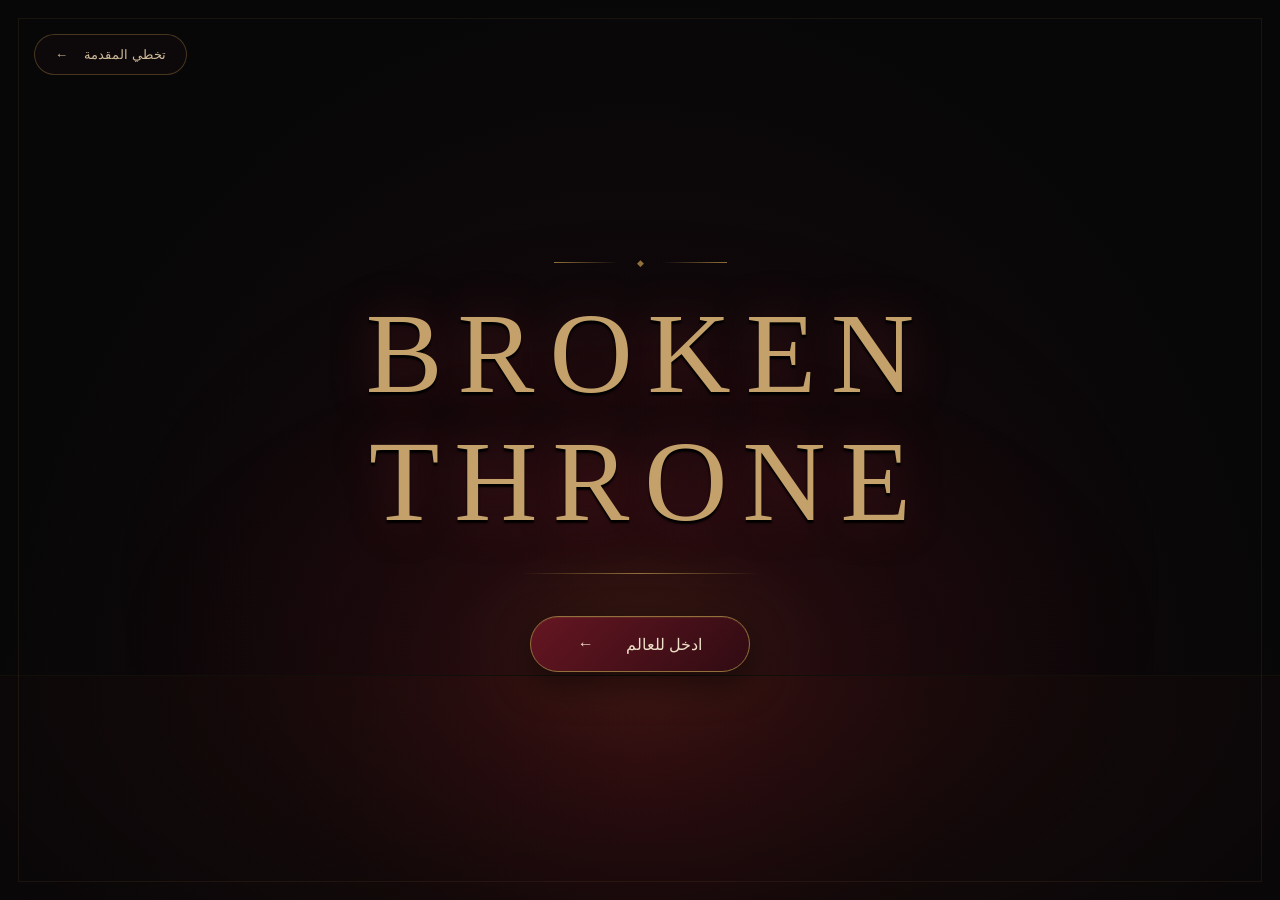
<file: index.html>
<!DOCTYPE html>
<html lang="ar" dir="rtl">
<head>
  <meta charset="UTF-8">
  <meta name="viewport" content="width=device-width, initial-scale=1">
  <meta name="theme-color" content="#080708">
  <title>Broken Throne</title>
  <link rel="stylesheet" href="style.css">
  <script src="intro.js" defer></script>
</head>

<body class="intro-page">
  <a class="skip-intro" href="home/index.html">
    تخطي المقدمة
    <span aria-hidden="true">←</span>
  </a>

  <div class="intro-scene" aria-hidden="true">
    <div class="sky-glow"></div>
    <div class="meteor-flight">
      <div class="meteor"></div>
    </div>

    <div class="impact-glow"></div>
    <div class="impact-ring"></div>
    <div class="sparks" id="sparks"></div>
    <div class="ground"></div>
  </div>

  <main class="intro-content">
    <div class="title-decoration" aria-hidden="true">
      <span></span>
      <i>◆</i>
      <span></span>
    </div>

    <h1 class="intro-title" lang="en" dir="ltr">
      <span>BROKEN</span>
      <span>THRONE</span>
    </h1>

    <div class="title-underline" aria-hidden="true"></div>

    <a class="enter-world" href="home/index.html">
      ادخل للعالم
      <span aria-hidden="true">←</span>
    </a>
  </main>
</body>
</html>
</file>
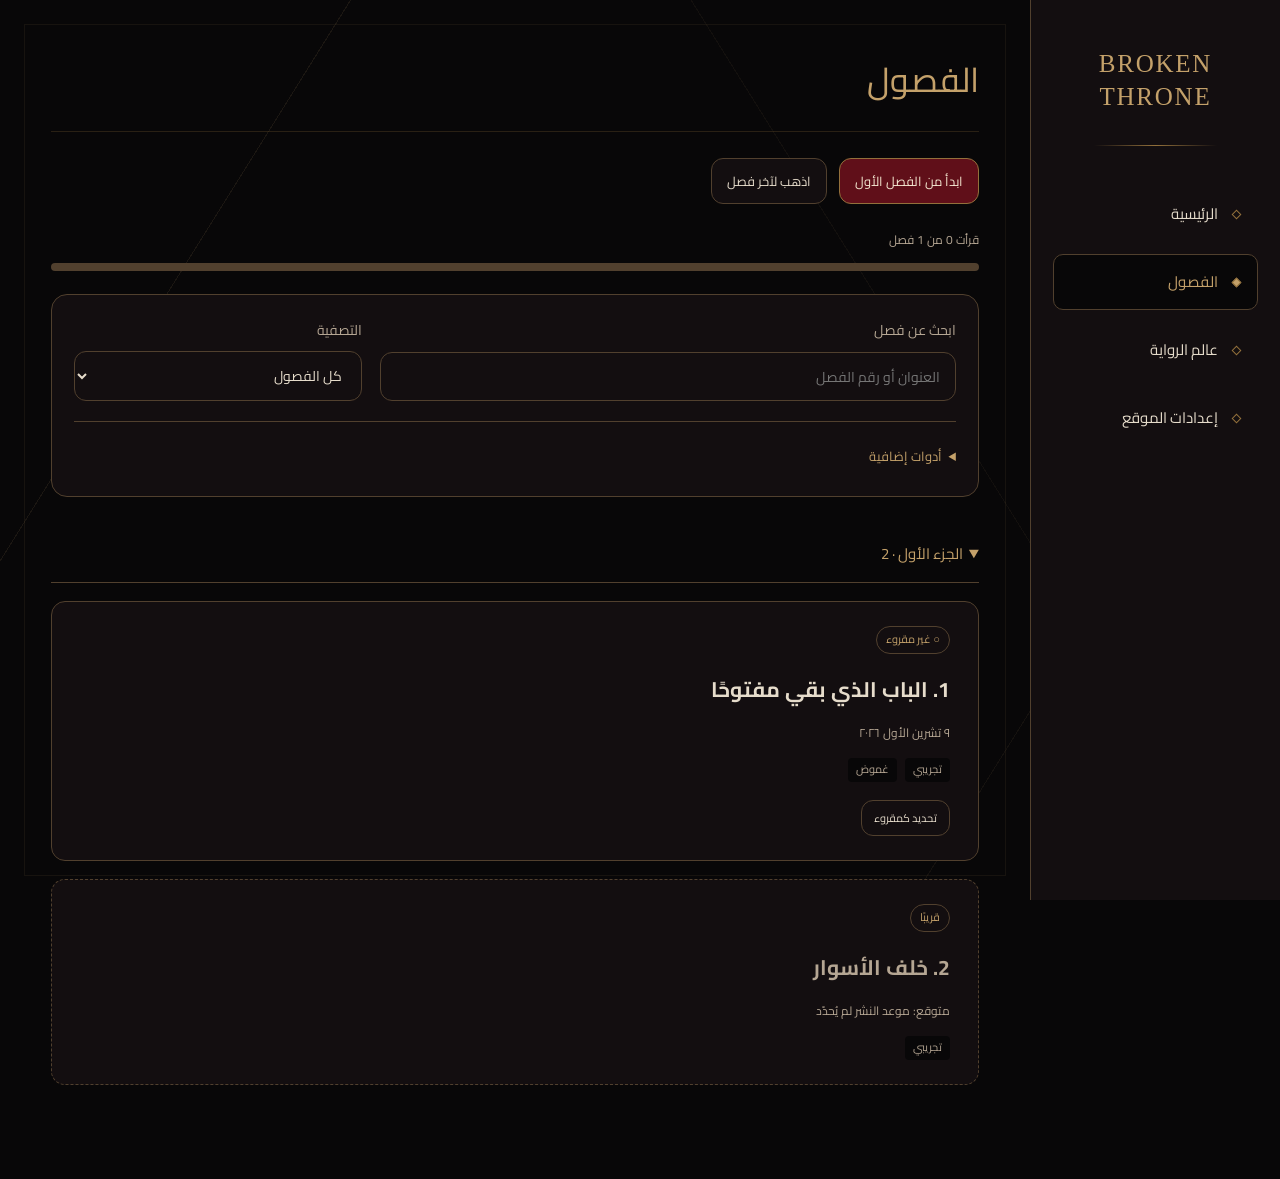
<file: chapters/index.html>
<!DOCTYPE html>
<html lang="ar" dir="rtl">
<head>
  <meta charset="UTF-8">
  <meta name="viewport" content="width=device-width, initial-scale=1">

  <title>الفصول | Broken Throne</title>

  <link rel="stylesheet" href="../style.css">
  <link rel="stylesheet" href="../reading.css">

  <script src="../reading-core.js" defer></script>
  <script src="chapters-data.js" defer></script>
  <script src="chapters.js" defer></script>
</head>

<body class="site-page">
  <aside class="sidebar">
    <a class="site-logo" href="../home/index.html" lang="en" dir="ltr">
      <span>BROKEN</span>
      <span>THRONE</span>
    </a>

    <div class="sidebar-divider" aria-hidden="true"></div>

    <nav class="site-nav" aria-label="أقسام الموقع">
      <a href="../home/index.html">الرئيسية</a>
      <a href="index.html" aria-current="page">الفصول</a>
      <a href="../world/index.html">عالم الرواية</a>
      <a href="../settings/index.html">إعدادات الموقع</a>
    </nav>
  </aside>

  <main class="page-content chapter-page">
    <header class="page-header">
      <h1>الفصول</h1>
    </header>

    <div class="bt-actions">
      <a id="first-chapter" class="bt-button bt-primary" hidden>
        ابدأ من الفصل الأول
      </a>

      <a id="last-chapter" class="bt-button" hidden>
        اذهب لآخر فصل
      </a>

      <a id="continue-chapter" class="bt-button" hidden>
        تابع من حيث توقفت
      </a>
    </div>

    <section class="catalog-progress" aria-label="تقدّم القراءة">
      <p id="progress-count" aria-live="polite"></p>
      <div id="chapter-timeline" class="chapter-timeline"></div>
    </section>

    <section class="catalog-tools" aria-label="البحث وتصفية الفصول">
      <div class="catalog-fields">
        <label>
          ابحث عن فصل
          <input
            id="chapter-search"
            class="bt-control"
            type="search"
            placeholder="العنوان أو رقم الفصل"
          >
        </label>

        <label>
          التصفية
          <select id="chapter-filter" class="bt-control">
            <option value="all">كل الفصول</option>
            <option value="unread">غير المقروء فقط</option>
            <option value="bookmarked">المحفوظ بإشارة</option>
            <option value="new">الجديد</option>
          </select>
        </label>

        <label>
          الوسم
          <select id="chapter-tag" class="bt-control">
            <option value="">كل الوسوم</option>
          </select>
        </label>

        <label>
          الترتيب
          <select id="chapter-sort" class="bt-control">
            <option value="asc">من الأول للأخير</option>
            <option value="desc">من الأخير للأول</option>
          </select>
        </label>

        <label>
          طريقة العرض
          <select id="chapter-view" class="bt-control">
            <option value="list">قائمة</option>
            <option value="grid">شبكة</option>
          </select>
        </label>
      </div>

      <div class="catalog-options">
        <label>
          <input id="show-summaries" type="checkbox">
          إظهار الملخصات والمقتطفات — قد تحتوي حرقًا
        </label>
      </div>
    </section>

    <form id="jump-form" class="catalog-jump">
      <input
        id="jump-number"
        class="bt-control"
        type="text"
        inputmode="numeric"
        aria-label="رقم الفصل"
        placeholder="رقم الفصل"
        required
      >

      <button class="bt-button" type="submit">اذهب للفصل</button>
      <button class="bt-button" id="random-chapter" type="button">
        فصل عشوائي
      </button>
    </form>

    <p id="catalog-message" class="bt-muted" role="status"></p>

    <nav
      id="volume-links"
      class="volume-links"
      aria-label="انتقل إلى جزء"
    ></nav>

    <div id="chapters-list"></div>

    <div class="bt-actions">
      <button id="mark-all" class="bt-button" type="button">
        تحديد الكل كمقروء
      </button>

      <button id="reset-progress" class="bt-button" type="button">
        إعادة ضبط التقدّم
      </button>
    </div>

    <noscript>
      <p>فعّل JavaScript لتشغيل البحث والحفظ.</p>
      <a href="ch-001.html">قراءة الفصل التجريبي الأول</a>
    </noscript>
  </main>
</body>
</html>
</file>
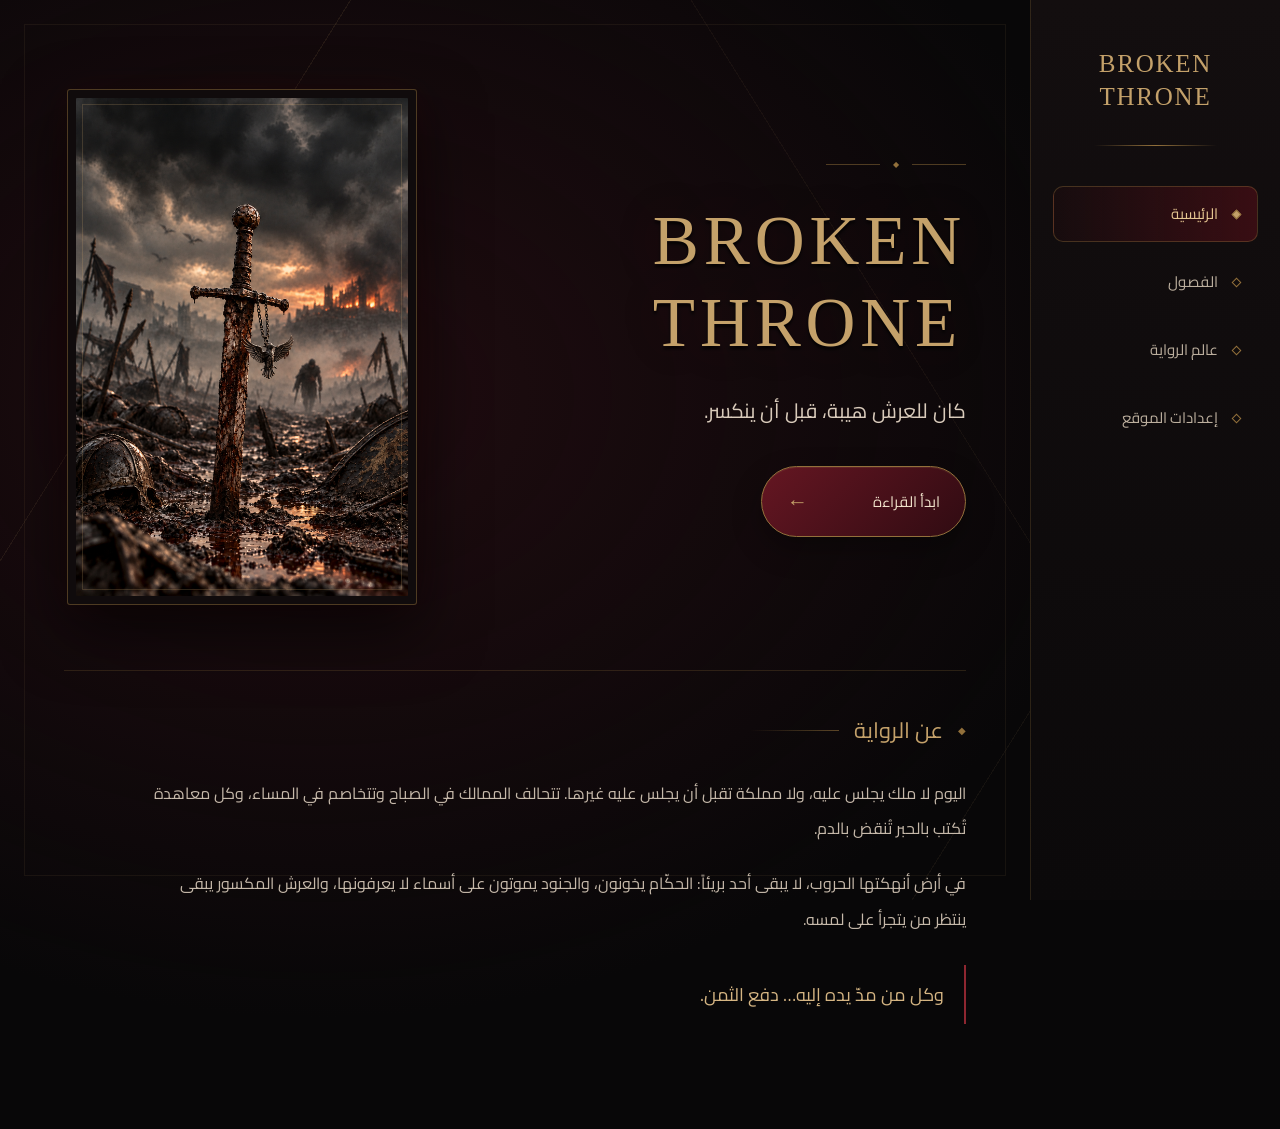
<file: home/index.html>
<!DOCTYPE html>
<html lang="ar" dir="rtl">
<head>
  <meta charset="UTF-8">
  <meta name="viewport" content="width=device-width, initial-scale=1">
  <meta name="theme-color" content="#080708">

  <meta
    name="description"
    content="كان للعرش هيبة، قبل أن ينكسر. اكتشف رواية Broken Throne."
  >

  <title>الرئيسية | Broken Throne</title>

  <!-- التصميم المشترك للموقع -->
  <link rel="stylesheet" href="../style.css">

  <!-- تصميم الرئيسية فقط -->
  <link rel="stylesheet" href="home.css">
</head>

<body class="site-page">

  <aside class="sidebar">
    <a
      class="site-logo"
      href="../home/index.html"
      lang="en"
      dir="ltr"
      aria-label="Broken Throne — الرئيسية"
    >
      <span>BROKEN</span>
      <span>THRONE</span>
    </a>

    <div class="sidebar-divider" aria-hidden="true"></div>

    <nav class="site-nav" aria-label="أقسام الموقع">
      <a href="../home/index.html" aria-current="page">
        الرئيسية
      </a>

      <a href="../chapters/index.html">
        الفصول
      </a>

      <a href="../world/index.html">
        عالم الرواية
      </a>

      <a href="../settings/index.html">
        إعدادات الموقع
      </a>
    </nav>
  </aside>

  <main class="page-content novel-home">

    <section class="novel-hero" aria-labelledby="novel-title">

      <div class="hero-copy">
        <div class="hero-ornament" aria-hidden="true">
          <span></span>
          <i>◆</i>
          <span></span>
        </div>

        <h1 id="novel-title" class="novel-title" lang="en" dir="ltr">
          <span>BROKEN</span>
          <span>THRONE</span>
        </h1>

        <p class="hero-tagline">
          كان للعرش هيبة، قبل أن ينكسر.
        </p>

        <a class="reading-button" href="../chapters/index.html">
          <span>ابدأ القراءة</span>
          <span class="button-arrow" aria-hidden="true">←</span>
        </a>
      </div>

      <div class="cover-area">
        <div class="cover-halo" aria-hidden="true"></div>

        <figure class="novel-cover">
          <img
            src="cover.png"
            alt="غلاف رواية Broken Throne"
            fetchpriority="high"
            decoding="async"
          >
        </figure>
      </div>

    </section>

    <section class="novel-synopsis" aria-labelledby="synopsis-title">

      <div class="synopsis-heading">
        <span class="heading-mark" aria-hidden="true">◆</span>
        <h2 id="synopsis-title">عن الرواية</h2>
        <span class="heading-line" aria-hidden="true"></span>
      </div>

      <div class="synopsis-text">
        <p>
          اليوم لا ملك يجلس عليه، ولا مملكة تقبل أن يجلس عليه غيرها.
          تتحالف الممالك في الصباح وتتخاصم في المساء،
          وكل معاهدة تُكتب بالحبر تُنقض بالدم.
        </p>

        <p>
          في أرض أنهكتها الحروب، لا يبقى أحد بريئاً:
          الحكّام يخونون، والجنود يموتون على أسماء لا يعرفونها،
          والعرش المكسور يبقى ينتظر من يتجرأ على لمسه.
        </p>

        <p class="synopsis-ending">
          وكل من مدّ يده إليه… دفع الثمن.
        </p>
      </div>

    </section>

  </main>

</body>
</html>
</file>
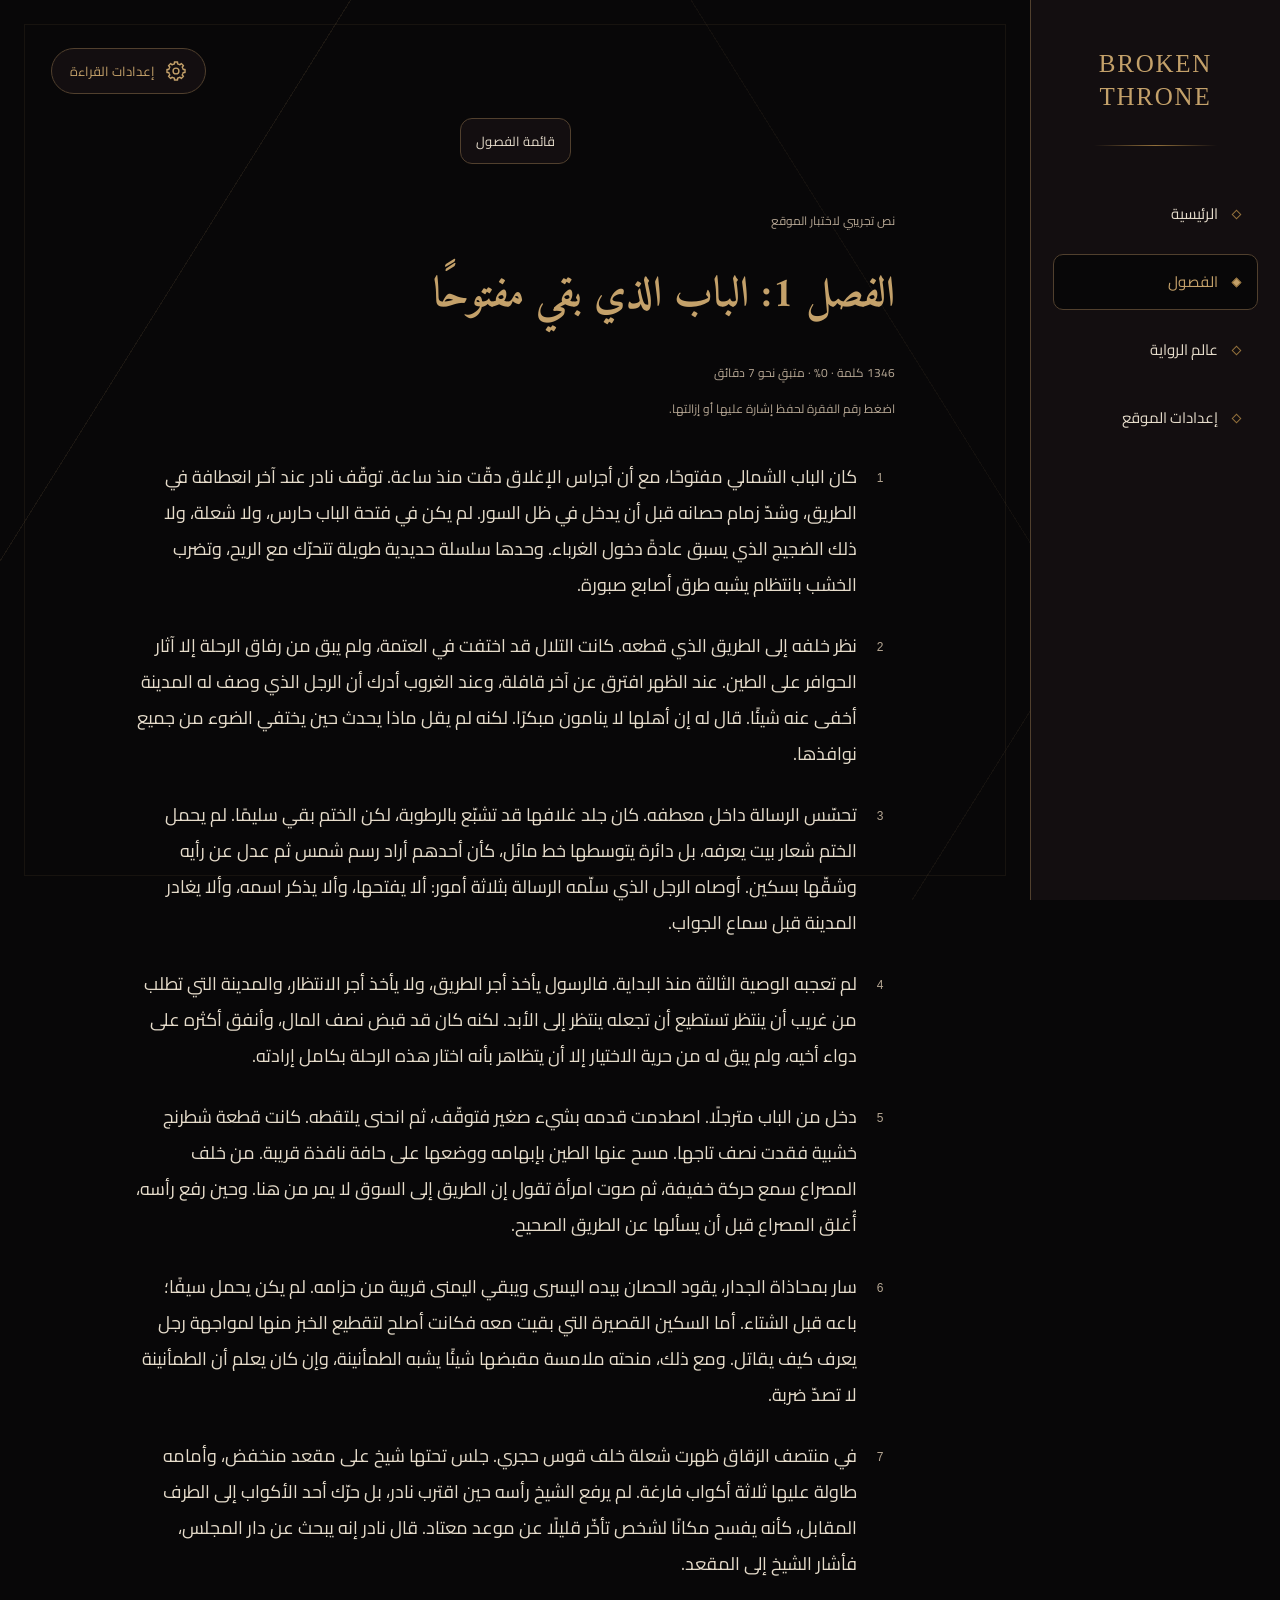
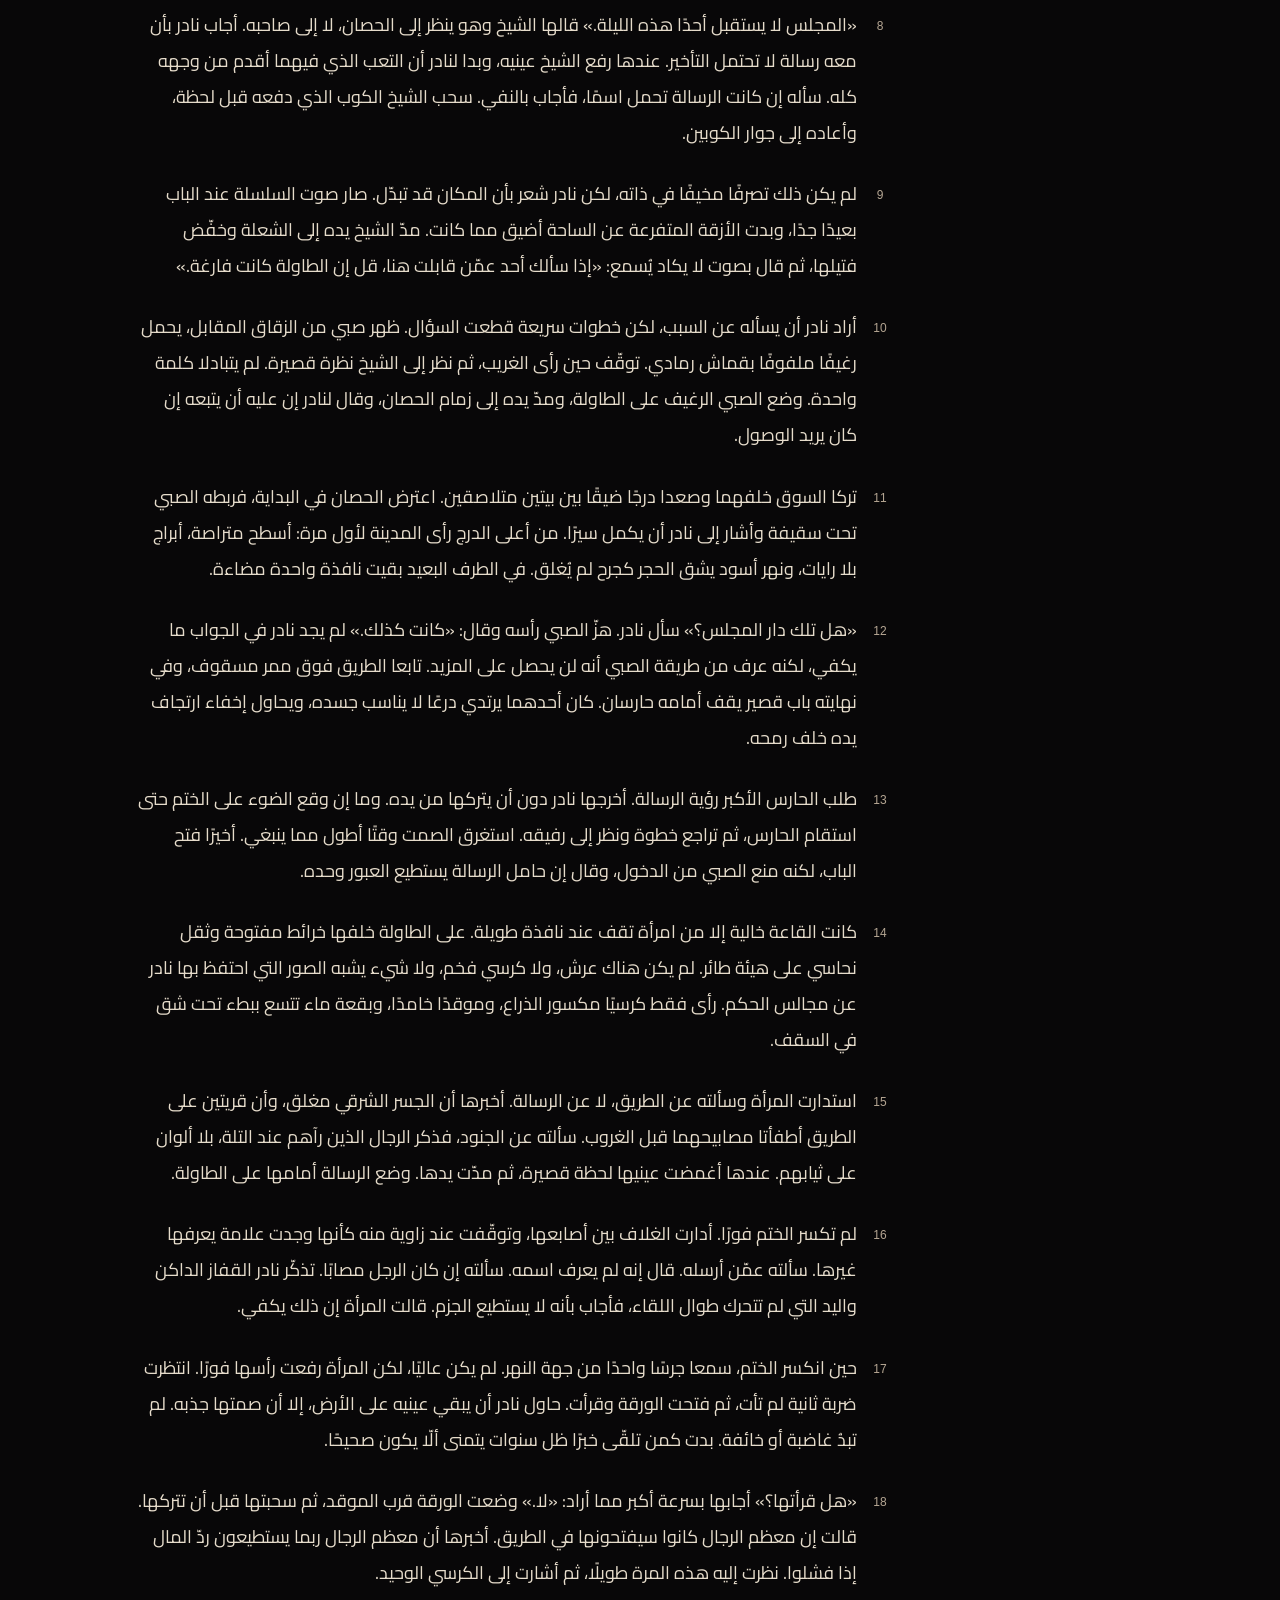
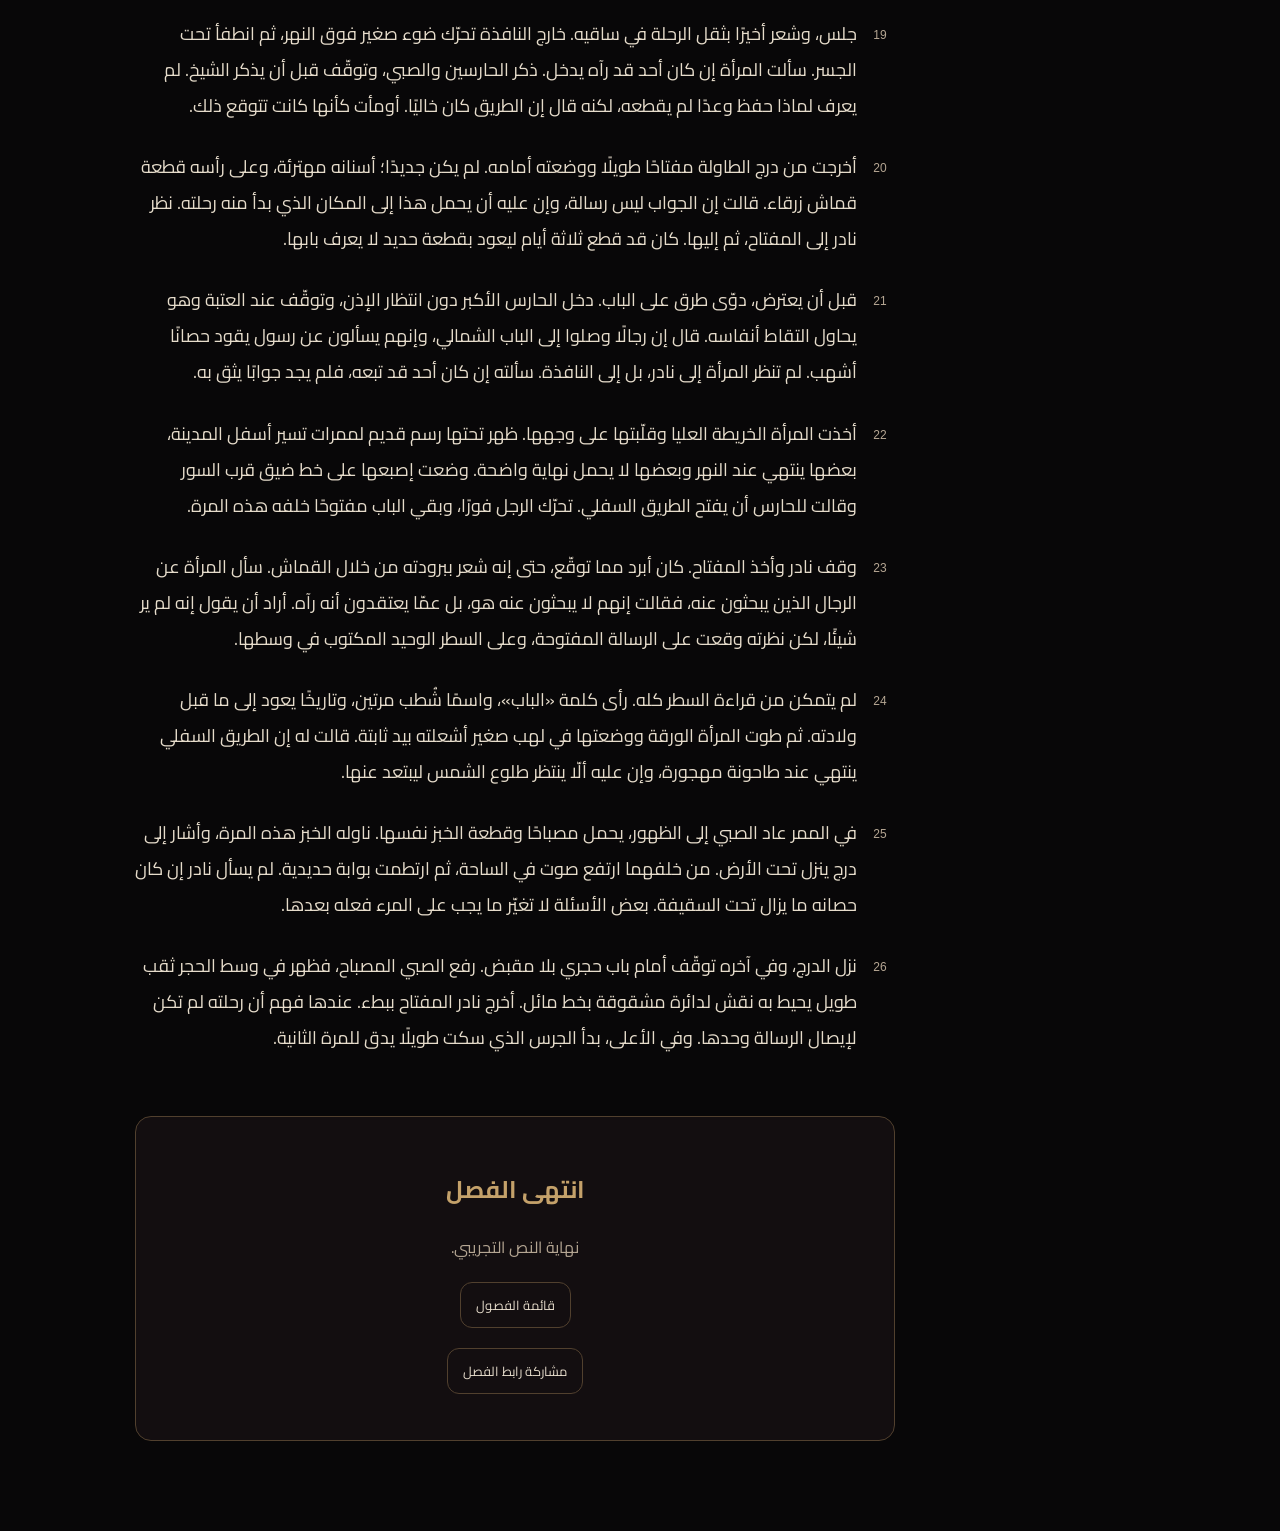
<file: chapters/ch-001.html>
<!DOCTYPE html>
<html lang="ar" dir="rtl">
<head>
  <meta charset="UTF-8">
  <meta name="viewport" content="width=device-width, initial-scale=1">

  <title>الفصل التجريبي الأول | Broken Throne</title>

  <link rel="stylesheet" href="../style.css">
  <link rel="stylesheet" href="../reading.css">

  <script src="../reading-core.js" defer></script>
  <script src="chapters-data.js" defer></script>
  <script src="reader.js" defer></script>
</head>

<body class="site-page" data-chapter-id="ch-001">
  <div id="reader-progress" class="reader-progress" aria-hidden="true"></div>

  <aside class="sidebar">
    <a class="site-logo" href="../home/index.html" lang="en" dir="ltr">
      <span>BROKEN</span>
      <span>THRONE</span>
    </a>

    <div class="sidebar-divider" aria-hidden="true"></div>

    <nav class="site-nav" aria-label="أقسام الموقع">
      <a href="../home/index.html">الرئيسية</a>
      <a href="index.html" aria-current="page">الفصول</a>
      <a href="../world/index.html">عالم الرواية</a>
      <a href="../settings/index.html">إعدادات الموقع</a>
    </nav>
  </aside>

  <main class="page-content reader-page">
    <div class="reader-tools">
      <details class="bt-settings">
        <summary>إعدادات القارئ</summary>

        <div class="settings-fields">
          <label>
            وضع الألوان
            <select data-setting="theme">
              <option value="dark">داكن</option>
              <option value="light">فاتح</option>
              <option value="sepia">سيبيا / كريمي</option>
            </select>
          </label>

          <label>
            نوع الخط
            <select data-setting="font">
              <option value="modern">حديث</option>
              <option value="naskh">نسخ</option>
              <option value="kufi">كوفي</option>
            </select>
          </label>

          <label>
            المباعدة بين الأسطر
            <input
              data-setting="line"
              type="range"
              min="1.4"
              max="2.8"
              step="0.1"
            >
          </label>

          <label>
            عرض عمود النص
            <input
              data-setting="width"
              type="range"
              min="480"
              max="960"
              step="40"
            >
          </label>

          <label>
            محاذاة النص
            <select data-setting="align">
              <option value="right">يمين</option>
              <option value="justify">ضبط</option>
            </select>
          </label>

          <label>
            نمط الفقرات
            <select data-setting="paragraph">
              <option value="space">فراغ بين الفقرات</option>
              <option value="indent">مسافة بدء السطر</option>
            </select>
          </label>
        </div>

        <div class="font-size-control">
          <button id="font-decrease" class="bt-button" type="button">
            −
          </button>

          <output id="font-percentage" aria-live="polite">100%</output>

          <button id="font-increase" class="bt-button" type="button">
            +
          </button>
        </div>

        <div class="bt-actions">
          <button id="reset-settings" class="bt-button" type="button">
            إعادة ضبط الإعدادات
          </button>

          <button id="focus-mode" class="bt-button" type="button">
            وضع التركيز
          </button>
        </div>
      </details>
    </div>

    <nav class="chapter-navigation" aria-label="التنقل أعلى الفصل"></nav>

    <header class="reader-heading">
      <p class="bt-muted">نص تجريبي لاختبار الموقع</p>
      <h1 id="chapter-title">الباب الذي بقي مفتوحًا</h1>
      <p id="chapter-statistics" class="bt-muted"></p>

      <p class="bt-muted">
        اضغط رقم الفقرة لحفظ إشارة عليها أو إزالتها.
      </p>
    </header>

    <article id="chapter-text" class="chapter-text" aria-label="نص الفصل">

      <p id="p1">
        كان الباب الشمالي مفتوحًا، مع أن أجراس الإغلاق دقّت منذ ساعة.
        توقّف نادر عند آخر انعطافة في الطريق، وشدّ زمام حصانه قبل أن
        يدخل في ظل السور. لم يكن في فتحة الباب حارس، ولا شعلة، ولا ذلك
        الضجيج الذي يسبق عادةً دخول الغرباء. وحدها سلسلة حديدية طويلة
        تتحرّك مع الريح، وتضرب الخشب بانتظام يشبه طرق أصابع صبورة.
      </p>

      <p id="p2">
        نظر خلفه إلى الطريق الذي قطعه. كانت التلال قد اختفت في العتمة،
        ولم يبق من رفاق الرحلة إلا آثار الحوافر على الطين. عند الظهر
        افترق عن آخر قافلة، وعند الغروب أدرك أن الرجل الذي وصف له
        المدينة أخفى عنه شيئًا. قال له إن أهلها لا ينامون مبكرًا.
        لكنه لم يقل ماذا يحدث حين يختفي الضوء من جميع نوافذها.
      </p>

      <p id="p3">
        تحسّس الرسالة داخل معطفه. كان جلد غلافها قد تشبّع بالرطوبة،
        لكن الختم بقي سليمًا. لم يحمل الختم شعار بيت يعرفه، بل دائرة
        يتوسطها خط مائل، كأن أحدهم أراد رسم شمس ثم عدل عن رأيه وشقّها
        بسكين. أوصاه الرجل الذي سلّمه الرسالة بثلاثة أمور: ألا يفتحها،
        وألا يذكر اسمه، وألا يغادر المدينة قبل سماع الجواب.
      </p>

      <p id="p4">
        لم تعجبه الوصية الثالثة منذ البداية. فالرسول يأخذ أجر الطريق،
        ولا يأخذ أجر الانتظار، والمدينة التي تطلب من غريب أن ينتظر
        تستطيع أن تجعله ينتظر إلى الأبد. لكنه كان قد قبض نصف المال،
        وأنفق أكثره على دواء أخيه، ولم يبق له من حرية الاختيار إلا
        أن يتظاهر بأنه اختار هذه الرحلة بكامل إرادته.
      </p>

      <p id="p5">
        دخل من الباب مترجلًا. اصطدمت قدمه بشيء صغير فتوقّف، ثم انحنى
        يلتقطه. كانت قطعة شطرنج خشبية فقدت نصف تاجها. مسح عنها الطين
        بإبهامه ووضعها على حافة نافذة قريبة. من خلف المصراع سمع حركة
        خفيفة، ثم صوت امرأة تقول إن الطريق إلى السوق لا يمر من هنا.
        وحين رفع رأسه، أُغلق المصراع قبل أن يسألها عن الطريق الصحيح.
      </p>

      <p id="p6">
        سار بمحاذاة الجدار، يقود الحصان بيده اليسرى ويبقي اليمنى قريبة
        من حزامه. لم يكن يحمل سيفًا؛ باعه قبل الشتاء. أما السكين
        القصيرة التي بقيت معه فكانت أصلح لتقطيع الخبز منها لمواجهة
        رجل يعرف كيف يقاتل. ومع ذلك، منحته ملامسة مقبضها شيئًا
        يشبه الطمأنينة، وإن كان يعلم أن الطمأنينة لا تصدّ ضربة.
      </p>

      <p id="p7">
        في منتصف الزقاق ظهرت شعلة خلف قوس حجري. جلس تحتها شيخ على
        مقعد منخفض، وأمامه طاولة عليها ثلاثة أكواب فارغة. لم يرفع
        الشيخ رأسه حين اقترب نادر، بل حرّك أحد الأكواب إلى الطرف
        المقابل، كأنه يفسح مكانًا لشخص تأخّر قليلًا عن موعد معتاد.
        قال نادر إنه يبحث عن دار المجلس، فأشار الشيخ إلى المقعد.
      </p>

      <p id="p8">
        «المجلس لا يستقبل أحدًا هذه الليلة.»
        قالها الشيخ وهو ينظر إلى الحصان، لا إلى صاحبه.
        أجاب نادر بأن معه رسالة لا تحتمل التأخير.
        عندها رفع الشيخ عينيه، وبدا لنادر أن التعب الذي فيهما أقدم
        من وجهه كله. سأله إن كانت الرسالة تحمل اسمًا، فأجاب بالنفي.
        سحب الشيخ الكوب الذي دفعه قبل لحظة، وأعاده إلى جوار الكوبين.
      </p>

      <p id="p9">
        لم يكن ذلك تصرفًا مخيفًا في ذاته، لكن نادر شعر بأن المكان
        قد تبدّل. صار صوت السلسلة عند الباب بعيدًا جدًا، وبدت الأزقة
        المتفرعة عن الساحة أضيق مما كانت. مدّ الشيخ يده إلى الشعلة
        وخفّض فتيلها، ثم قال بصوت لا يكاد يُسمع:
        «إذا سألك أحد عمّن قابلت هنا، قل إن الطاولة كانت فارغة.»
      </p>

      <p id="p10">
        أراد نادر أن يسأله عن السبب، لكن خطوات سريعة قطعت السؤال.
        ظهر صبي من الزقاق المقابل، يحمل رغيفًا ملفوفًا بقماش رمادي.
        توقّف حين رأى الغريب، ثم نظر إلى الشيخ نظرة قصيرة. لم يتبادلا
        كلمة واحدة. وضع الصبي الرغيف على الطاولة، ومدّ يده إلى
        زمام الحصان، وقال لنادر إن عليه أن يتبعه إن كان يريد الوصول.
      </p>

      <p id="p11">
        تركا السوق خلفهما وصعدا درجًا ضيقًا بين بيتين متلاصقين.
        اعترض الحصان في البداية، فربطه الصبي تحت سقيفة وأشار إلى
        نادر أن يكمل سيرًا. من أعلى الدرج رأى المدينة لأول مرة:
        أسطح متراصة، أبراج بلا رايات، ونهر أسود يشق الحجر كجرح
        لم يُغلق. في الطرف البعيد بقيت نافذة واحدة مضاءة.
      </p>

      <p id="p12">
        «هل تلك دار المجلس؟» سأل نادر.
        هزّ الصبي رأسه وقال: «كانت كذلك.»
        لم يجد نادر في الجواب ما يكفي، لكنه عرف من طريقة الصبي
        أنه لن يحصل على المزيد. تابعا الطريق فوق ممر مسقوف،
        وفي نهايته باب قصير يقف أمامه حارسان. كان أحدهما يرتدي
        درعًا لا يناسب جسده، ويحاول إخفاء ارتجاف يده خلف رمحه.
      </p>

      <p id="p13">
        طلب الحارس الأكبر رؤية الرسالة. أخرجها نادر دون أن يتركها
        من يده. وما إن وقع الضوء على الختم حتى استقام الحارس،
        ثم تراجع خطوة ونظر إلى رفيقه. استغرق الصمت وقتًا أطول
        مما ينبغي. أخيرًا فتح الباب، لكنه منع الصبي من الدخول،
        وقال إن حامل الرسالة يستطيع العبور وحده.
      </p>

      <p id="p14">
        كانت القاعة خالية إلا من امرأة تقف عند نافذة طويلة.
        على الطاولة خلفها خرائط مفتوحة وثقل نحاسي على هيئة طائر.
        لم يكن هناك عرش، ولا كرسي فخم، ولا شيء يشبه الصور التي
        احتفظ بها نادر عن مجالس الحكم. رأى فقط كرسيًا مكسور الذراع،
        وموقدًا خامدًا، وبقعة ماء تتسع ببطء تحت شق في السقف.
      </p>

      <p id="p15">
        استدارت المرأة وسألته عن الطريق، لا عن الرسالة.
        أخبرها أن الجسر الشرقي مغلق، وأن قريتين على الطريق أطفأتا
        مصابيحهما قبل الغروب. سألته عن الجنود، فذكر الرجال الذين
        رآهم عند التلة، بلا ألوان على ثيابهم. عندها أغمضت عينيها
        لحظة قصيرة، ثم مدّت يدها. وضع الرسالة أمامها على الطاولة.
      </p>

      <p id="p16">
        لم تكسر الختم فورًا. أدارت الغلاف بين أصابعها، وتوقّفت عند
        زاوية منه كأنها وجدت علامة يعرفها غيرها. سألته عمّن أرسله.
        قال إنه لم يعرف اسمه. سألته إن كان الرجل مصابًا.
        تذكّر نادر القفاز الداكن واليد التي لم تتحرك طوال اللقاء،
        فأجاب بأنه لا يستطيع الجزم. قالت المرأة إن ذلك يكفي.
      </p>

      <p id="p17">
        حين انكسر الختم، سمعا جرسًا واحدًا من جهة النهر.
        لم يكن عاليًا، لكن المرأة رفعت رأسها فورًا. انتظرت ضربة
        ثانية لم تأت، ثم فتحت الورقة وقرأت. حاول نادر أن يبقي
        عينيه على الأرض، إلا أن صمتها جذبه. لم تبدُ غاضبة أو
        خائفة. بدت كمن تلقّى خبرًا ظل سنوات يتمنى ألّا يكون صحيحًا.
      </p>

      <p id="p18">
        «هل قرأتها؟»
        أجابها بسرعة أكبر مما أراد: «لا.»
        وضعت الورقة قرب الموقد، ثم سحبتها قبل أن تتركها.
        قالت إن معظم الرجال كانوا سيفتحونها في الطريق.
        أخبرها أن معظم الرجال ربما يستطيعون ردّ المال إذا فشلوا.
        نظرت إليه هذه المرة طويلًا، ثم أشارت إلى الكرسي الوحيد.
      </p>

      <p id="p19">
        جلس، وشعر أخيرًا بثقل الرحلة في ساقيه. خارج النافذة
        تحرّك ضوء صغير فوق النهر، ثم انطفأ تحت الجسر.
        سألت المرأة إن كان أحد قد رآه يدخل. ذكر الحارسين والصبي،
        وتوقّف قبل أن يذكر الشيخ. لم يعرف لماذا حفظ وعدًا لم يقطعه،
        لكنه قال إن الطريق كان خاليًا. أومأت كأنها كانت تتوقع ذلك.
      </p>

      <p id="p20">
        أخرجت من درج الطاولة مفتاحًا طويلًا ووضعته أمامه.
        لم يكن جديدًا؛ أسنانه مهترئة، وعلى رأسه قطعة قماش زرقاء.
        قالت إن الجواب ليس رسالة، وإن عليه أن يحمل هذا إلى
        المكان الذي بدأ منه رحلته. نظر نادر إلى المفتاح، ثم إليها.
        كان قد قطع ثلاثة أيام ليعود بقطعة حديد لا يعرف بابها.
      </p>

      <p id="p21">
        قبل أن يعترض، دوّى طرق على الباب. دخل الحارس الأكبر
        دون انتظار الإذن، وتوقّف عند العتبة وهو يحاول التقاط أنفاسه.
        قال إن رجالًا وصلوا إلى الباب الشمالي، وإنهم يسألون عن
        رسول يقود حصانًا أشهب. لم تنظر المرأة إلى نادر، بل إلى
        النافذة. سألته إن كان أحد قد تبعه، فلم يجد جوابًا يثق به.
      </p>

      <p id="p22">
        أخذت المرأة الخريطة العليا وقلّبتها على وجهها.
        ظهر تحتها رسم قديم لممرات تسير أسفل المدينة، بعضها ينتهي
        عند النهر وبعضها لا يحمل نهاية واضحة. وضعت إصبعها على
        خط ضيق قرب السور وقالت للحارس أن يفتح الطريق السفلي.
        تحرّك الرجل فورًا، وبقي الباب مفتوحًا خلفه هذه المرة.
      </p>

      <p id="p23">
        وقف نادر وأخذ المفتاح. كان أبرد مما توقّع، حتى إنه شعر
        ببرودته من خلال القماش. سأل المرأة عن الرجال الذين يبحثون
        عنه، فقالت إنهم لا يبحثون عنه هو، بل عمّا يعتقدون أنه رآه.
        أراد أن يقول إنه لم ير شيئًا، لكن نظرته وقعت على الرسالة
        المفتوحة، وعلى السطر الوحيد المكتوب في وسطها.
      </p>

      <p id="p24">
        لم يتمكن من قراءة السطر كله. رأى كلمة «الباب»، واسمًا
        شُطب مرتين، وتاريخًا يعود إلى ما قبل ولادته. ثم طوت المرأة
        الورقة ووضعتها في لهب صغير أشعلته بيد ثابتة.
        قالت له إن الطريق السفلي ينتهي عند طاحونة مهجورة،
        وإن عليه ألّا ينتظر طلوع الشمس ليبتعد عنها.
      </p>

      <p id="p25">
        في الممر عاد الصبي إلى الظهور، يحمل مصباحًا وقطعة الخبز
        نفسها. ناوله الخبز هذه المرة، وأشار إلى درج ينزل تحت الأرض.
        من خلفهما ارتفع صوت في الساحة، ثم ارتطمت بوابة حديدية.
        لم يسأل نادر إن كان حصانه ما يزال تحت السقيفة.
        بعض الأسئلة لا تغيّر ما يجب على المرء فعله بعدها.
      </p>

      <p id="p26">
        نزل الدرج، وفي آخره توقّف أمام باب حجري بلا مقبض.
        رفع الصبي المصباح، فظهر في وسط الحجر ثقب طويل يحيط به
        نقش لدائرة مشقوقة بخط مائل. أخرج نادر المفتاح ببطء.
        عندها فهم أن رحلته لم تكن لإيصال الرسالة وحدها.
        وفي الأعلى، بدأ الجرس الذي سكت طويلًا يدق للمرة الثانية.
      </p>

    </article>

    <section class="chapter-end">
      <h2>انتهى الفصل</h2>
      <p class="bt-muted">نهاية النص التجريبي.</p>

      <nav
        class="chapter-navigation"
        aria-label="التنقل أسفل الفصل"
      ></nav>

      <button id="share-chapter" class="bt-button" type="button">
        مشاركة رابط الفصل
      </button>

      <p id="reader-message" class="bt-muted" role="status"></p>
    </section>
  </main>

  <button id="exit-focus" class="bt-button focus-exit" type="button">
    خروج من التركيز
  </button>
</body>
</html>
</file>
<file: style.css>
@import url("https://fonts.googleapis.com/css2?family=Amiri:wght@400;700&family=Cairo:wght@400;600;700&family=Noto+Kufi+Arabic:wght@400;600;700&display=swap");

/* التصميم الأساسي والمقدمة */
:root { color-scheme: dark; --black: #080708; --panel: #100c0d; --red: #600f19; --red-light: #8e2630; --gold: #92703b; --gold-light: #c4a16a; --text: #e6dccb; --muted: #a89a89; --border: rgba(146, 112, 59, 0.24); }
* { box-sizing: border-box; }
html { min-height: 100%; background: var(--black); }
body { margin: 0; color: var(--text); background: var(--black); font-family: Tahoma, Arial, sans-serif; }
a { color: inherit; text-decoration: none; }
a:focus-visible { outline: 2px solid var(--gold-light); outline-offset: 6px; }
::selection { color: #fff; background: var(--red); }

.intro-page { min-height: 100vh; min-height: 100svh; overflow-x: hidden; isolation: isolate; background: radial-gradient(ellipse at 50% 85%, #260b0f 0%, #11090b 33%, var(--black) 72%); }
.intro-scene { position: fixed; inset: 0; overflow: hidden; pointer-events: none; z-index: -1; }
.intro-scene::after { content: ""; position: absolute; inset: 18px; border: 1px solid rgba(146, 112, 59, 0.13); }
.sky-glow { position: absolute; width: 90vw; height: 90vh; left: 5%; top: 20%; opacity: 0.5; background: radial-gradient(ellipse, rgba(96, 15, 25, 0.2), transparent 65%); }
.skip-intro { position: absolute; top: 34px; left: 34px; z-index: 5; display: inline-flex; align-items: center; gap: 16px; padding: 12px 20px; border: 1px solid rgba(146, 112, 59, 0.45); border-radius: 999px; background: rgba(15, 10, 11, 0.85); color: #d0bb99; font-size: 13px; transition: background 0.25s, border-color 0.25s, transform 0.25s; }
.skip-intro:hover { background: #291014; border-color: var(--gold); transform: translateY(-2px); }

.meteor-flight { position: absolute; left: 50%; top: 72%; width: 0; height: 0; animation: meteor-fall 2.5s cubic-bezier(0.5, 0.05, 0.8, 0.5) both; }
.meteor { position: absolute; width: clamp(190px, 36vw, 470px); height: 5px; left: 0; top: 0; transform: rotate(-53deg); transform-origin: left center; border-radius: 50%; background: linear-gradient(to right, #ffe7ae, #bb7136 12%, #741522 45%, transparent); box-shadow: 0 0 22px rgba(178, 56, 26, 0.65); }
.meteor::before { content: ""; position: absolute; left: -7px; top: -5px; width: 15px; height: 15px; border-radius: 50%; background: #ffdfaa; box-shadow: 0 0 16px #e0a65c, 0 0 38px #aa361b, 0 0 80px #600f19; }
.meteor::after { content: ""; position: absolute; inset: -12px 5px; background: linear-gradient(to right, rgba(171, 57, 30, 0.5), transparent 75%); filter: blur(10px); }

@keyframes meteor-fall {
  0% { opacity: 0; transform: translate(60vw, -95vh); }
  12% { opacity: 1; }
  94% { opacity: 1; }
  99% { opacity: 1; transform: translate(0, 0); }
  100% { opacity: 0; transform: translate(0, 0); }
}

.impact-glow { position: absolute; left: 50%; top: 72%; width: min(850px, 130vw); height: 500px; transform: translate(-50%, -50%); opacity: 0; background: radial-gradient(ellipse, rgba(219, 155, 73, 0.5), rgba(122, 26, 26, 0.4) 25%, transparent 67%); animation: impact-glow 3.8s ease-out 2.4s both; }

@keyframes impact-glow {
  0% { opacity: 0; transform: translate(-50%, -50%) scale(0.1); }
  9% { opacity: 1; }
  40% { opacity: 0.55; }
  100% { opacity: 0.2; transform: translate(-50%, -50%) scale(1.3); }
}

.impact-ring { position: absolute; left: 50%; top: 72%; width: 120px; height: 120px; border: 2px solid #b18449; border-radius: 50%; opacity: 0; animation: impact-ring 2s ease-out 2.4s both; }

@keyframes impact-ring {
  0% { opacity: 0; transform: translate(-50%, -50%) scale(0.1) rotateX(65deg); }
  12% { opacity: 0.8; }
  100% { opacity: 0; transform: translate(-50%, -50%) scale(12) rotateX(65deg); }
}

.ground { position: absolute; left: -20%; right: -20%; top: 75%; height: 50%; background: radial-gradient(ellipse at top, rgba(109, 32, 24, 0.18), #080708 65%); border-top: 1px solid rgba(146, 112, 59, 0.08); }
.spark { position: absolute; width: var(--size); height: var(--size); border-radius: 50%; background: #c99753; box-shadow: 0 0 9px rgba(216, 117, 44, 0.8); opacity: 0; animation: spark-flight var(--duration) ease-out var(--delay) both; }

@keyframes spark-flight {
  0% { opacity: 0; transform: translate(0, 0) scale(1); }
  12% { opacity: 1; }
  100% { opacity: 0; transform: translate(var(--dx), var(--dy)) scale(0.15); }
}

.intro-content { min-height: 100vh; min-height: 100svh; display: flex; flex-direction: column; align-items: center; justify-content: center; padding: 110px 24px 80px; text-align: center; }
.title-decoration { display: flex; align-items: center; gap: 18px; margin-bottom: 25px; color: var(--gold); animation: reveal 1.5s ease 3s both; }
.title-decoration span { width: 65px; height: 1px; background: linear-gradient(to right, transparent, var(--gold)); }
.title-decoration span:last-child { transform: rotate(180deg); }
.title-decoration i { font-size: 9px; font-style: normal; }
.intro-title { margin: 0; font-family: Georgia, "Times New Roman", serif; font-size: clamp(46px, 9vw, 118px); line-height: 1.05; font-weight: 400; letter-spacing: 0.13em; text-indent: 0.13em; color: var(--gold-light); text-shadow: 0 3px 2px #000, 0 0 45px rgba(142, 38, 48, 0.4); animation: title-reveal 2s ease 2.8s both; }
.intro-title span { display: block; }
.intro-title span:last-child { margin-top: 7px; }
.title-underline { width: min(240px, 55vw); height: 1px; margin-top: 32px; background: linear-gradient(to right, transparent, var(--gold), transparent); animation: reveal 1.5s ease 3.4s both; }
.enter-world { display: inline-flex; align-items: center; justify-content: center; gap: 32px; min-width: 220px; min-height: 56px; margin-top: 42px; padding: 15px 30px; border: 1px solid var(--gold); border-radius: 999px; background: linear-gradient(135deg, #651622, #300b12); color: #eddfc8; box-shadow: 0 12px 35px rgba(0, 0, 0, 0.5), inset 0 1px 0 rgba(209, 162, 98, 0.1); font-size: 16px; animation: reveal 1.2s ease 4s both; transition: border-color 0.25s, background 0.25s, box-shadow 0.25s; }
.enter-world:hover { border-color: #d5b57c; background: linear-gradient(135deg, #7b1c2b, #470e19); box-shadow: 0 0 30px rgba(96, 15, 25, 0.5); }

@keyframes reveal {
  from { opacity: 0; visibility: hidden; transform: translateY(15px); }
  to { opacity: 1; visibility: visible; transform: translateY(0); }
}

@keyframes title-reveal {
  from { opacity: 0; transform: translateY(24px) scale(0.96); filter: blur(12px); }
  to { opacity: 1; transform: translateY(0) scale(1); filter: blur(0); }
}

/* الصفحات الداخلية */
.site-page { min-height: 100vh; min-height: 100svh; background: radial-gradient(ellipse at 25% 35%, #200c10 0%, transparent 60%), var(--black); }
.sidebar { position: fixed; right: 0; top: 0; bottom: 0; z-index: 10; width: 250px; padding: 48px 22px; overflow-y: auto; background: linear-gradient(180deg, #130e0f, #0b090a); border-left: 1px solid var(--border); }
.site-logo { display: block; color: var(--gold-light); text-align: center; font-family: Georgia, "Times New Roman", serif; font-size: 25px; line-height: 1.3; letter-spacing: 0.07em; }
.site-logo span { display: block; }
.sidebar-divider { width: 60%; height: 1px; margin: 32px auto 40px; background: linear-gradient(to right, transparent, var(--gold), transparent); }
.site-nav { display: flex; flex-direction: column; gap: 12px; }
.site-nav a { display: flex; align-items: center; gap: 15px; min-height: 56px; padding: 14px 17px; color: #bcaf9e; border: 1px solid transparent; border-radius: 10px; font-size: 15px; line-height: 1.6; transition: background 0.25s, color 0.25s, border-color 0.25s; }
.site-nav a::before { content: ""; width: 5px; height: 5px; flex-shrink: 0; border: 1px solid var(--gold); transform: rotate(45deg); }
.site-nav a:hover { color: #eddfc8; background: rgba(96, 15, 25, 0.2); border-color: var(--border); }
.site-nav a[aria-current="page"] { color: #e6c691; border-color: rgba(146, 112, 59, 0.38); background: linear-gradient(to left, rgba(96, 15, 25, 0.5), rgba(96, 15, 25, 0.08)); }
.site-nav a[aria-current="page"]::before { background: var(--gold-light); }
.page-content { min-height: 100vh; min-height: 100svh; margin-right: 250px; padding: 65px clamp(25px, 6vw, 100px); }
.page-header { padding-bottom: 24px; border-bottom: 1px solid var(--border); }
.page-header h1 { margin: 0; color: var(--gold-light); font-size: clamp(24px, 4vw, 34px); font-weight: 400; }
.home-content { display: flex; align-items: center; justify-content: center; }
.home-title { margin: 0; text-align: center; color: var(--gold-light); font-family: Georgia, "Times New Roman", serif; font-size: clamp(38px, 7vw, 94px); font-weight: 400; line-height: 1.15; letter-spacing: 0.08em; }
.home-title span { display: block; }
.home-ornament { width: 150px; height: 1px; margin: 30px auto 0; background: linear-gradient(to right, transparent, var(--gold), transparent); }

@media (max-width: 640px) {
  .sidebar { width: 130px; padding: 32px 9px; }
  .site-logo { font-size: 16px; letter-spacing: 0.03em; }
  .sidebar-divider { margin: 24px auto 30px; }
  .site-nav { gap: 9px; }
  .site-nav a { padding: 12px 8px; gap: 8px; font-size: 12px; }
  .page-content { margin-right: 130px; padding: 40px 18px; }
  .home-title { font-size: clamp(23px, 5.5vw, 36px); letter-spacing: 0.02em; }
  .home-ornament { width: 90px; }
  .skip-intro { top: 25px; left: 25px; padding: 11px 16px; font-size: 12px; }
  .intro-scene::after { inset: 12px; }
  .intro-title { font-size: clamp(40px, 10vw, 65px); }
}

@media (prefers-reduced-motion: reduce) {
  *, *::before, *::after { animation: none !important; transition: none !important; }
  .meteor-flight, .impact-ring, .sparks { display: none; }
  .impact-glow { opacity: 0.18; }
}

/* خطوط ذهبية هادئة في جميع الأقسام */
body.site-page { position: relative; isolation: isolate; }

body.site-page::before {
  content: "";
  position: fixed;
  inset: 0;
  z-index: -1;
  pointer-events: none;
  background:
    linear-gradient(
      122deg,
      transparent 0 19%,
      rgba(196,161,106,.1) 19% calc(19% + 1px),
      transparent calc(19% + 1px) 80%,
      rgba(196,161,106,.07) 80% calc(80% + 1px),
      transparent calc(80% + 1px)
    ),
    linear-gradient(
      58deg,
      transparent 0 68%,
      rgba(196,161,106,.06) 68% calc(68% + 1px),
      transparent calc(68% + 1px)
    );
}

body.site-page::after {
  content: "";
  position: fixed;
  inset: 24px 274px 24px 24px;
  z-index: -1;
  pointer-events: none;
  border: 1px solid rgba(196,161,106,.08);
}

html[data-ornament="hide"] body.site-page::before,
html[data-ornament="hide"] body.site-page::after,
body.focus-mode::before,
body.focus-mode::after {
  display: none;
}

/* الخط المختار يطبّق على نص القراءة، وتبقى الواجهة ثابتة */
html:root[data-read-font="modern"] { --reader-font: "Cairo", Tahoma, sans-serif; }
html:root[data-read-font="naskh"] { --reader-font: "Amiri", "Traditional Arabic", serif; }
html:root[data-read-font="kufi"] { --reader-font: "Noto Kufi Arabic", Tahoma, sans-serif; }
html body.site-page, html button, html input, html select { font-family: "Cairo", Tahoma, sans-serif; }

/* قائمة الفصول */
html .chapter-page, html .reader-page { padding: 48px clamp(22px, 4vw, 72px) 70px; }
html .chapter-page .page-header { margin-bottom: 26px; padding-bottom: 20px; }
html .bt-button { transition: background .2s, border-color .2s; font-size: 13px; }
html .bt-button:hover { background: var(--reader-bg, #080708); }
html .bt-primary:hover { background: #751d2a; }
html .bt-actions { gap: 12px; }
html .chapter-page > .bt-actions { display: flex; flex-wrap: wrap; margin-bottom: 24px; }
html .catalog-progress-compact { margin: 0 0 28px; padding: 0; border: 0; background: transparent; }
html .catalog-progress-compact p { font-size: 12px; color: var(--reader-muted); }
html .chapter-timeline { height: 3px; gap: 5px; }
html .catalog-tools { margin: 0 0 28px; padding: 22px; border-radius: 16px; }
html .catalog-fields { grid-template-columns: minmax(0, 2fr) minmax(150px, 1fr); gap: 18px; }
html .catalog-extra { margin-top: 20px; border-top: 1px solid var(--reader-border); padding-top: 16px; }
html .catalog-extra > summary { width: fit-content; cursor: pointer; color: var(--reader-accent); font-size: 13px; padding: 6px 0; }
html .catalog-extra-fields { display: grid; grid-template-columns: repeat(3, minmax(0, 1fr)); gap: 16px; margin-top: 18px; }
html .catalog-extra-fields label { display: grid; gap: 9px; font-size: 12px; color: var(--reader-muted); }
html .catalog-extra-fields select { width: 100%; min-width: 0; }
html .catalog-extra .catalog-options { margin-block: 20px; font-size: 12px; }
html .catalog-extra .catalog-jump { margin-block: 18px; }
html .catalog-extra .bt-actions { padding-top: 18px; border-top: 1px solid var(--reader-border); }
html #catalog-message:empty { display: none; }
html .volume { margin-bottom: 24px; border: 0; background: transparent; overflow: visible; }
html .volume > summary { padding: 14px 0; background: transparent; border-bottom: 1px solid var(--reader-border); margin-bottom: 18px; font-size: 15px; }
html .chapter-items { padding: 0; gap: 18px; }
html .chapter-card { position: relative; isolation: isolate; padding: 24px 28px; border-radius: 14px; transition: border-color .2s, box-shadow .2s, transform .2s; }
html .chapter-available:hover { border-color: var(--reader-accent); transform: translateY(-2px); box-shadow: 0 12px 32px rgba(0,0,0,.14); }
html .chapter-card h3 { margin: 16px 0 12px; font-size: clamp(17px, 2vw, 21px); line-height: 1.9; }

/* تمديد رابط العنوان على كامل البطاقة */
html .chapter-cover-link::after { content: ""; position: absolute; inset: 0; z-index: 1; border-radius: 14px; }
html .chapter-cover-link:focus-visible { outline: none; }
html .chapter-cover-link:focus-visible::after { outline: 2px solid var(--reader-accent); outline-offset: 4px; }
html .chapter-card button { position: relative; z-index: 2; }

html .chapter-card .chapter-meta { font-size: 12px; gap: 10px 16px; }
html .chapter-tags { margin: 15px 0 0; gap: 8px; }
html .chapter-tag { border: 0; border-radius: 4px; padding: 2px 8px; background: var(--reader-bg); font-size: 11px; }
html .chapter-badge { font-size: 11px; }
html .chapter-upcoming { border-style: dashed; }
html .chapter-upcoming h3 { color: var(--reader-muted); }
html .chapter-card .bt-actions { margin-top: 18px !important; }
html .chapter-card .bt-button { min-height: 36px; padding: 6px 12px; font-size: 11px; }
html .chapter-preview { font-size: 14px; }

/* زر الترس ولوحة إعدادات القراءة */
html .reader-tools { display: flex; justify-content: flex-end; margin-bottom: 24px; }
html .reader-gear { gap: 10px; border-radius: 999px; padding: 10px 18px; color: var(--reader-accent); }
html .reader-gear svg { flex-shrink: 0; }

html .reader-dialog {
  width: min(620px, calc(100% - 28px));
  max-height: calc(100dvh - 32px);
  box-sizing: border-box;
  margin: auto;
  padding: 28px;
  color: var(--reader-text);
  background: var(--reader-panel);
  border: 1px solid var(--reader-border);
  border-radius: 22px;
  box-shadow: 0 30px 100px rgba(0,0,0,.5);
  font-family: "Cairo", Tahoma, sans-serif;
  overscroll-behavior: contain;
}

html .reader-dialog::backdrop { background: rgba(0,0,0,.65); backdrop-filter: blur(6px); }
html:has(.reader-dialog[open]) { overflow: hidden; scrollbar-gutter: stable; }
html .settings-heading { display: flex; align-items: flex-start; justify-content: space-between; gap: 16px; }
html .settings-heading h2 { margin: 5px 0; font-size: 25px; color: var(--reader-accent); }
html .settings-heading .bt-muted { margin: 0; font-size: 12px; }
html .settings-kicker { margin: 0; font: 10px Georgia, serif; letter-spacing: .2em; color: var(--reader-muted); }
html .settings-close { flex-shrink: 0; width: 38px; min-height: 38px; padding: 0; font: 25px Arial, sans-serif; border-radius: 50%; }

html .settings-preview { margin-top: 24px; padding: 20px; border: 1px solid var(--reader-border); border-radius: 12px; background: var(--reader-bg); }
html .settings-preview > span { display: block; font-size: 10px; color: var(--reader-muted); }
html .settings-preview p { margin: 12px 0 0; font-family: var(--reader-font); font-size: calc(18px * var(--reading-scale, 1)); line-height: var(--reading-line); font-weight: var(--reading-weight, 400); }
html .settings-section { margin-top: 24px; padding-top: 22px; border-top: 1px solid var(--reader-border); }
html .settings-section h3 { margin: 0; font-size: 14px; color: var(--reader-accent); }
html .reader-dialog .settings-fields { grid-template-columns: repeat(2, minmax(0, 1fr)); gap: 20px 18px; margin-top: 18px; }
html .reader-dialog label, html .size-field { display: grid; align-content: start; gap: 9px; font-size: 12px; color: var(--reader-muted); }
html .reader-dialog select { min-width: 0; width: 100%; min-height: 44px; padding: 8px 10px; color: var(--reader-text); background: var(--reader-bg); border: 1px solid var(--reader-border); border-radius: 8px; font-size: 12px; }
html .reader-dialog input[type="range"] { accent-color: var(--reader-accent); height: 24px; margin: 0; cursor: pointer; }
html .reader-dialog input:disabled { opacity: .4; cursor: default; }
html .reader-dialog label output { direction: ltr; text-align: right; color: var(--reader-accent); font-size: 11px; }
html .reader-dialog .font-size-control { display: flex; justify-content: space-between; gap: 10px; margin: 0; min-height: 44px; }
html .font-size-control .bt-button { width: 42px; min-height: 44px; padding: 0; font-size: 20px; border-radius: 8px; }
html .settings-footer { display: flex; flex-wrap: wrap; gap: 12px; margin-top: 26px; padding-top: 22px; border-top: 1px solid var(--reader-border); }
html .settings-footer > button { flex: 1; }
html .settings-footer p { flex-basis: 100%; margin: 0; font-size: 10px; }

/* محتوى الفصل */
html .reader-heading { margin: 45px auto 38px; }
html .reader-heading h1 { font-family: "Amiri", serif; font-size: clamp(28px, 4vw, 42px); line-height: 1.7; }
html .reader-heading .bt-muted { font-size: 12px; line-height: 2; }
html .chapter-text { font-family: var(--reader-font); font-weight: var(--reading-weight, 400); }
html .chapter-text > p { margin-bottom: var(--paragraph-gap, 1.4em); }
html[data-paragraph="indent"] .chapter-text > p { margin-bottom: .35em; }
html[data-numbers="hide"] .paragraph-bookmark { display: none; }
html[data-numbers="hide"] .chapter-text > p { padding-inline-start: 0; }
html[data-bar="hide"] .reader-progress { display: none; }
html .reader-progress { background: var(--reader-accent); }
html body.focus-mode .reader-tools { display: none; }
html body.focus-mode .chapter-text > p { padding-inline-start: 0; }
html .chapter-end { margin-top: 60px; }

@media (max-width: 900px) {
  html .catalog-extra-fields { grid-template-columns: minmax(0, 1fr); }
  html .catalog-fields { grid-template-columns: minmax(0, 1fr); }
}

@media (max-width: 640px) {
  body.site-page::after { inset: 12px 142px 12px 12px; }
  html .chapter-page, html .reader-page { padding: 28px 14px 45px; }
  html .catalog-tools { padding: 14px; }
  html .chapter-card { padding: 18px 14px; }
  html .chapter-card h3 { font-size: 17px; }
  html .chapter-page > .bt-actions { gap: 8px; }
  html .reader-gear { padding: 9px 12px; font-size: 11px; }
  html .reader-dialog { padding: 22px 18px; border-radius: 16px; }
  html .reader-heading { margin: 28px auto; }
  html .reader-heading h1 { font-size: 27px; }
  html .chapter-navigation .bt-button { font-size: 12px; }
}

@media (max-width: 390px) {
  html .reader-dialog .settings-fields { grid-template-columns: minmax(0, 1fr); }
}

@media (prefers-reduced-motion: reduce) {
  html .chapter-available:hover { transform: none; }
}
</file>
<file: reading.css>
/* ===== مصدر ألوان القراءة ===== */

:root {
  --reader-bg: #080708;
  --reader-panel: #130e10;
  --reader-text: #e6dccb;
  --reader-muted: #b5a693;
  --reader-accent: #c4a16a;
  --reader-border: #51402e;
  --reader-font: Tahoma, Arial, sans-serif;

  --reading-size: 100%;
  --reading-line: 2;
  --reading-width: 760px;
  --reading-align: right;
}

html[data-read-theme="light"] {
  color-scheme: light;
  --reader-bg: #f5f3ee;
  --reader-panel: #ffffff;
  --reader-text: #26201d;
  --reader-muted: #62574c;
  --reader-accent: #76501d;
  --reader-border: #cfc3b2;
}

html[data-read-theme="sepia"] {
  color-scheme: light;
  --reader-bg: #e9dcc1;
  --reader-panel: #f3e7cf;
  --reader-text: #392b20;
  --reader-muted: #6b5640;
  --reader-accent: #76501d;
  --reader-border: #beaa87;
}

html[data-read-font="naskh"] {
  --reader-font: "Noto Naskh Arabic", "Traditional Arabic", serif;
}

html[data-read-font="kufi"] {
  --reader-font: "Noto Kufi Arabic", "Droid Arabic Kufi", Tahoma, sans-serif;
}

html[data-read-font="modern"] {
  --reader-font: Tahoma, Arial, sans-serif;
}

/* تطبق على الصفحات التي تستعمل هذا الملف */

body.site-page {
  color: var(--reader-text);
  background: var(--reader-bg);
  font-family: var(--reader-font);
}

.site-page .sidebar {
  color: var(--reader-text);
  background: var(--reader-panel);
  border-color: var(--reader-border);
}

.site-page .site-logo,
.site-page .page-header h1 {
  color: var(--reader-accent);
}

.site-page .site-nav a {
  color: var(--reader-text);
}

.site-page .site-nav a[aria-current="page"] {
  color: var(--reader-accent);
  background: var(--reader-bg);
  border-color: var(--reader-border);
}

/* ===== عناصر مشتركة ===== */

.bt-button,
.bt-control,
.bt-settings select {
  min-height: 44px;
  padding: 10px 15px;
  color: var(--reader-text);
  background: var(--reader-panel);
  border: 1px solid var(--reader-border);
  border-radius: 12px;
  font: inherit;
}

.bt-button {
  display: inline-flex;
  justify-content: center;
  align-items: center;
  gap: 8px;
  cursor: pointer;
}

.bt-button:hover {
  border-color: var(--reader-accent);
}

.bt-primary {
  color: #f3e6d0;
  background: #600f19;
  border-color: #92703b;
}

.bt-button:disabled {
  cursor: default;
  opacity: 0.5;
}

button:focus-visible,
input:focus-visible,
select:focus-visible,
summary:focus-visible {
  outline: 2px solid var(--reader-accent);
  outline-offset: 4px;
}

[hidden] {
  display: none !important;
}

.bt-muted {
  color: var(--reader-muted);
}

.bt-actions {
  display: flex;
  flex-wrap: wrap;
  align-items: center;
  gap: 10px;
}

.bt-empty {
  padding: 35px 15px;
  text-align: center;
  color: var(--reader-muted);
}

.storage-warning {
  position: fixed;
  bottom: 15px;
  left: 15px;
  right: 15px;
  z-index: 100;
  margin: 0;
  padding: 14px;
  color: #fff;
  background: #600f19;
  border: 1px solid #c4a16a;
  border-radius: 10px;
}

/* ===== قائمة الفصول ===== */

.chapter-page {
  max-width: 1500px;
}

.chapter-page .page-header {
  margin-bottom: 24px;
}

.catalog-tools {
  margin-block: 25px;
  padding: 20px;
  background: var(--reader-panel);
  border: 1px solid var(--reader-border);
  border-radius: 16px;
}

.catalog-fields {
  display: grid;
  grid-template-columns: repeat(auto-fit, minmax(160px, 1fr));
  gap: 14px;
}

.catalog-fields label {
  display: grid;
  gap: 8px;
  color: var(--reader-muted);
  font-size: 14px;
}

.catalog-fields input,
.catalog-fields select {
  width: 100%;
  min-width: 0;
}

.catalog-options {
  display: flex;
  flex-wrap: wrap;
  gap: 18px;
  margin-top: 20px;
  font-size: 14px;
}

.catalog-jump {
  display: flex;
  flex-wrap: wrap;
  gap: 10px;
  margin-block: 20px;
}

.catalog-jump input {
  width: 150px;
}

.catalog-progress {
  margin: 22px 0;
}

.catalog-progress p {
  color: var(--reader-muted);
}

.chapter-timeline {
  display: flex;
  gap: 5px;
}

.chapter-timeline span {
  flex: 1;
  min-width: 5px;
  height: 8px;
  border-radius: 4px;
  background: var(--reader-border);
}

.chapter-timeline .read {
  background: var(--reader-accent);
}

.chapter-timeline .reading {
  background: #a94445;
}

.volume-links {
  display: flex;
  flex-wrap: wrap;
  gap: 8px;
  margin: 20px 0;
}

.volume {
  margin-bottom: 20px;
  border: 1px solid var(--reader-border);
  border-radius: 14px;
  overflow: clip;
}

.volume > summary {
  padding: 18px;
  cursor: pointer;
  color: var(--reader-accent);
  background: var(--reader-panel);
}

.chapter-items {
  display: grid;
  gap: 12px;
  padding: 14px;
}

.chapter-items.grid {
  grid-template-columns: repeat(2, minmax(0, 1fr));
}

.chapter-card {
  min-width: 0;
  padding: 20px;
  background: var(--reader-panel);
  border: 1px solid var(--reader-border);
  border-radius: 12px;
}

.chapter-card h3 {
  margin: 12px 0;
  font-size: 18px;
  line-height: 1.7;
}

.chapter-card h3 a:hover {
  color: var(--reader-accent);
}

.chapter-meta,
.chapter-tags {
  display: flex;
  flex-wrap: wrap;
  gap: 8px 14px;
  color: var(--reader-muted);
  font-size: 13px;
  line-height: 1.8;
}

.chapter-tags {
  margin: 12px 0;
}

.chapter-tag,
.chapter-badge {
  display: inline-block;
  padding: 3px 9px;
  border: 1px solid var(--reader-border);
  border-radius: 999px;
  font-size: 12px;
}

.chapter-badge {
  color: var(--reader-accent);
}

.chapter-summary {
  color: var(--reader-muted);
  font-size: 14px;
  line-height: 1.9;
}

.chapter-preview {
  display: none;
  margin: 12px 0;
  padding: 12px;
  color: var(--reader-text);
  background: var(--reader-bg);
  border-right: 2px solid var(--reader-accent);
  line-height: 1.9;
}

.chapter-card.show-preview .chapter-preview,
.chapter-card:focus-within .chapter-preview {
  display: block;
}

@media (hover: hover) {
  .chapter-card:hover .chapter-preview {
    display: block;
  }
}

/* ===== صفحة القراءة ===== */

.reader-page {
  padding-top: 35px;
}

.reader-progress {
  position: fixed;
  top: 0;
  right: 0;
  z-index: 50;
  width: 0;
  height: 3px;
  background: var(--reader-accent);
  pointer-events: none;
}

.reader-heading {
  max-width: var(--reading-width);
  margin: 35px auto;
}

.reader-heading h1 {
  color: var(--reader-accent);
  font-size: clamp(25px, 4vw, 38px);
  line-height: 1.6;
}

.chapter-navigation {
  display: flex;
  flex-wrap: wrap;
  justify-content: center;
  gap: 10px;
  margin: 20px 0;
}

.bt-settings {
  max-width: 960px;
  margin: 20px auto;
  padding: 18px;
  border: 1px solid var(--reader-border);
  border-radius: 14px;
  background: var(--reader-panel);
}

.bt-settings > summary {
  cursor: pointer;
  color: var(--reader-accent);
}

.settings-fields {
  display: grid;
  grid-template-columns: repeat(auto-fit, minmax(150px, 1fr));
  gap: 20px;
  margin-top: 24px;
}

.settings-fields label {
  display: grid;
  gap: 10px;
}

.settings-fields select,
.settings-fields input {
  width: 100%;
}

.font-size-control {
  display: flex;
  align-items: center;
  gap: 12px;
  margin-block: 20px;
}

.chapter-text {
  max-width: var(--reading-width);
  margin-inline: auto;
  font-size: calc(18px * var(--reading-scale, 1));
  font-family: var(--reader-font);
  line-height: var(--reading-line);
  text-align: var(--reading-align);
  overflow-wrap: anywhere;
}

.chapter-text > p {
  position: relative;
  margin: 0 0 1.4em;
  padding-inline-start: 38px;
  scroll-margin-top: 35px;
}

html[data-paragraph="indent"] .chapter-text > p {
  margin-bottom: 0.35em;
  text-indent: 1.5em;
}

.paragraph-bookmark {
  position: absolute;
  inset-inline-start: 0;
  top: 3px;
  width: 30px;
  min-height: 32px;
  padding: 0;
  border: 0;
  border-radius: 5px;
  color: var(--reader-muted);
  background: transparent;
  font: 12px Tahoma, sans-serif;
  cursor: pointer;
  text-indent: 0;
}

.paragraph-bookmark[aria-pressed="true"] {
  color: var(--reader-accent);
  background: var(--reader-panel);
  outline: 1px solid var(--reader-border);
}

.chapter-text > p:target {
  border-right: 2px solid var(--reader-accent);
}

.chapter-end {
  max-width: var(--reading-width);
  margin: 45px auto 20px;
  padding: 30px 20px;
  text-align: center;
  background: var(--reader-panel);
  border: 1px solid var(--reader-border);
  border-radius: 16px;
}

.chapter-end h2 {
  color: var(--reader-accent);
}

.focus-exit {
  display: none;
  position: fixed;
  bottom: 16px;
  left: 16px;
  z-index: 60;
}

body.focus-mode .sidebar,
body.focus-mode .reader-tools,
body.focus-mode .reader-heading,
body.focus-mode .chapter-navigation,
body.focus-mode .chapter-end,
body.focus-mode .paragraph-bookmark {
  display: none;
}

body.focus-mode .page-content {
  margin-right: 0;
}

body.focus-mode .focus-exit {
  display: inline-flex;
}

@media (max-width: 800px) {
  .chapter-items.grid {
    grid-template-columns: minmax(0, 1fr);
  }
}

@media (max-width: 640px) {
  .catalog-tools,
  .chapter-card {
    padding: 12px;
  }

  .catalog-fields {
    grid-template-columns: minmax(0, 1fr);
  }

  .chapter-items {
    padding: 8px;
  }

  .chapter-page .bt-actions .bt-button {
    width: 100%;
  }

  .catalog-jump input {
    width: 100%;
  }

  .chapter-text {
    font-size: calc(16px * var(--reading-scale, 1));
  }

  .chapter-text > p {
    padding-inline-start: 29px;
  }

  .settings-fields {
    grid-template-columns: minmax(0, 1fr);
  }

  .bt-settings {
    padding: 12px;
  }

  .chapter-navigation .bt-button {
    width: 100%;
  }
}
</file>
<file: home/home.css>
/* ===== الرئيسية فقط ===== */

.novel-home {
  position: relative;
  padding: 64px clamp(24px, 5vw, 85px) 75px;
}

/* ===== الواجهة الافتتاحية ===== */

.novel-hero {
  display: grid;
  grid-template-columns: minmax(0, 1.15fr) minmax(0, 0.85fr);
  align-items: center;
  gap: clamp(30px, 5vw, 75px);

  width: 100%;
  max-width: 1200px;
  min-height: 590px;
  margin-inline: auto;
  padding-block: 25px 65px;
}

.hero-copy {
  position: relative;
  z-index: 1;
  min-width: 0;
}

.hero-ornament {
  display: flex;
  align-items: center;
  gap: 13px;
  width: 140px;
  margin-bottom: 30px;
  color: var(--gold);
}

.hero-ornament span {
  flex: 1;
  height: 1px;
  background: var(--gold);
  opacity: 0.5;
}

.hero-ornament i {
  font-size: 8px;
  font-style: normal;
}

.novel-title {
  width: fit-content;
  max-width: 100%;
  margin: 0;

  color: var(--gold-light);
  font-family: Georgia, "Times New Roman", serif;
  font-size: clamp(36px, 5.4vw, 86px);
  font-weight: 400;
  line-height: 1.12;
  letter-spacing: 0.07em;

  text-shadow:
    0 3px 3px rgba(0, 0, 0, 0.8),
    0 0 45px rgba(96, 15, 25, 0.22);
}

.novel-title span {
  display: block;
}

.novel-title span + span {
  margin-top: 5px;
}

.hero-tagline {
  margin: 30px 0 0;
  color: #d9cbbb;
  font-size: clamp(16px, 1.6vw, 21px);
  line-height: 2;
}

/* ===== زر القراءة ===== */

.reading-button {
  display: inline-flex;
  align-items: center;
  justify-content: space-between;
  gap: 35px;

  min-width: 205px;
  min-height: 56px;
  margin-top: 34px;
  padding: 15px 25px;

  border: 1px solid var(--gold);
  border-radius: 999px;

  color: #f0e1ca;
  background: linear-gradient(135deg, #651622, #300b12);
  box-shadow:
    0 12px 30px rgba(0, 0, 0, 0.3),
    inset 0 1px 0 rgba(196, 161, 106, 0.12);

  font-size: 15px;

  transition:
    transform 0.25s ease,
    border-color 0.25s ease,
    box-shadow 0.25s ease;
}

.reading-button:hover {
  transform: translateY(-3px);
  border-color: var(--gold-light);
  box-shadow: 0 12px 35px rgba(96, 15, 25, 0.35);
}

.button-arrow {
  color: var(--gold-light);
  font-size: 21px;
  transition: transform 0.25s ease;
}

.reading-button:hover .button-arrow {
  transform: translateX(-4px);
}

/* ===== الغلاف ===== */

.cover-area {
  position: relative;
  width: 100%;
  max-width: 350px;
  margin-inline: auto;
  isolation: isolate;
}

.cover-halo {
  position: absolute;
  z-index: -1;
  inset: -35px;

  background: radial-gradient(
    ellipse,
    rgba(108, 24, 31, 0.32),
    rgba(96, 15, 25, 0.1) 45%,
    transparent 70%
  );

  filter: blur(20px);
}

.novel-cover {
  position: relative;
  margin: 0;
  padding: 8px;

  border: 1px solid rgba(146, 112, 59, 0.48);
  border-radius: 3px;
  background: #100b0c;

  box-shadow:
    0 25px 65px rgba(0, 0, 0, 0.65),
    0 0 35px rgba(96, 15, 25, 0.15);
}

.novel-cover::after {
  content: "";
  position: absolute;
  inset: 14px;
  border: 1px solid rgba(196, 161, 106, 0.22);
  pointer-events: none;
}

.novel-cover img {
  display: block;
  width: 100%;
  height: auto;
  border-radius: 1px;
}

/* ===== نبذة الرواية ===== */

.novel-synopsis {
  max-width: 1200px;
  margin-inline: auto;
  padding: 38px 0 10px;
  border-top: 1px solid var(--border);
}

.synopsis-heading {
  display: flex;
  align-items: center;
  gap: 15px;
  margin-bottom: 25px;
}

.heading-mark {
  color: var(--gold);
  font-size: 10px;
}

.synopsis-heading h2 {
  margin: 0;
  color: var(--gold-light);
  font-size: 22px;
  font-weight: 400;
}

.heading-line {
  width: 90px;
  height: 1px;
  background: linear-gradient(
    to left,
    var(--gold),
    transparent
  );
  opacity: 0.6;
}

.synopsis-text {
  max-width: 820px;
}

.synopsis-text p {
  margin: 0 0 20px;
  color: #c6b9aa;
  font-size: 16px;
  line-height: 2.2;
}

.synopsis-text .synopsis-ending {
  margin-top: 28px;
  padding: 10px 20px 10px 0;
  border-right: 2px solid var(--red-light);
  color: #d5b583;
  font-size: 18px;
}

/* ===== الشاشات المتوسطة ===== */

@media (max-width: 1100px) {
  .novel-hero {
    grid-template-columns: minmax(0, 1fr);
    min-height: auto;
    gap: 48px;
  }

  .hero-copy {
    text-align: center;
  }

  .hero-ornament,
  .novel-title {
    margin-inline: auto;
  }

  .novel-title {
    font-size: clamp(40px, 7vw, 75px);
  }

  .cover-area {
    max-width: 300px;
  }
}

/* ===== الهاتف ===== */

@media (max-width: 640px) {
  .novel-home {
    padding: 35px 16px 45px;
  }

  .novel-hero {
    gap: 35px;
    padding-block: 15px 40px;
  }

  .hero-ornament {
    width: 90px;
    margin-bottom: 24px;
  }

  .novel-title {
    font-size: clamp(24px, 5.7vw, 37px);
    letter-spacing: 0.025em;
  }

  .hero-tagline {
    margin-top: 22px;
    font-size: 14px;
    line-height: 1.9;
  }

  .reading-button {
    width: 100%;
    max-width: 220px;
    min-width: 0;
    min-height: 50px;
    margin-top: 25px;
    padding: 12px 16px;
    gap: 12px;
    font-size: 13px;
  }

  .cover-area {
    max-width: 250px;
  }

  .cover-halo {
    inset: -12px;
  }

  .novel-cover {
    padding: 5px;
  }

  .novel-cover::after {
    inset: 10px;
  }

  .novel-synopsis {
    padding-top: 28px;
  }

  .synopsis-heading {
    gap: 9px;
  }

  .synopsis-heading h2 {
    font-size: 18px;
  }

  .heading-line {
    flex: 1;
    max-width: 60px;
  }

  .synopsis-text p {
    font-size: 14px;
    line-height: 2.1;
  }

  .synopsis-text .synopsis-ending {
    padding-right: 12px;
    font-size: 15px;
  }
}

@media (prefers-reduced-motion: reduce) {
  .reading-button,
  .button-arrow {
    transition: none;
  }

  .reading-button:hover,
  .reading-button:hover .button-arrow {
    transform: none;
  }
}
</file>
